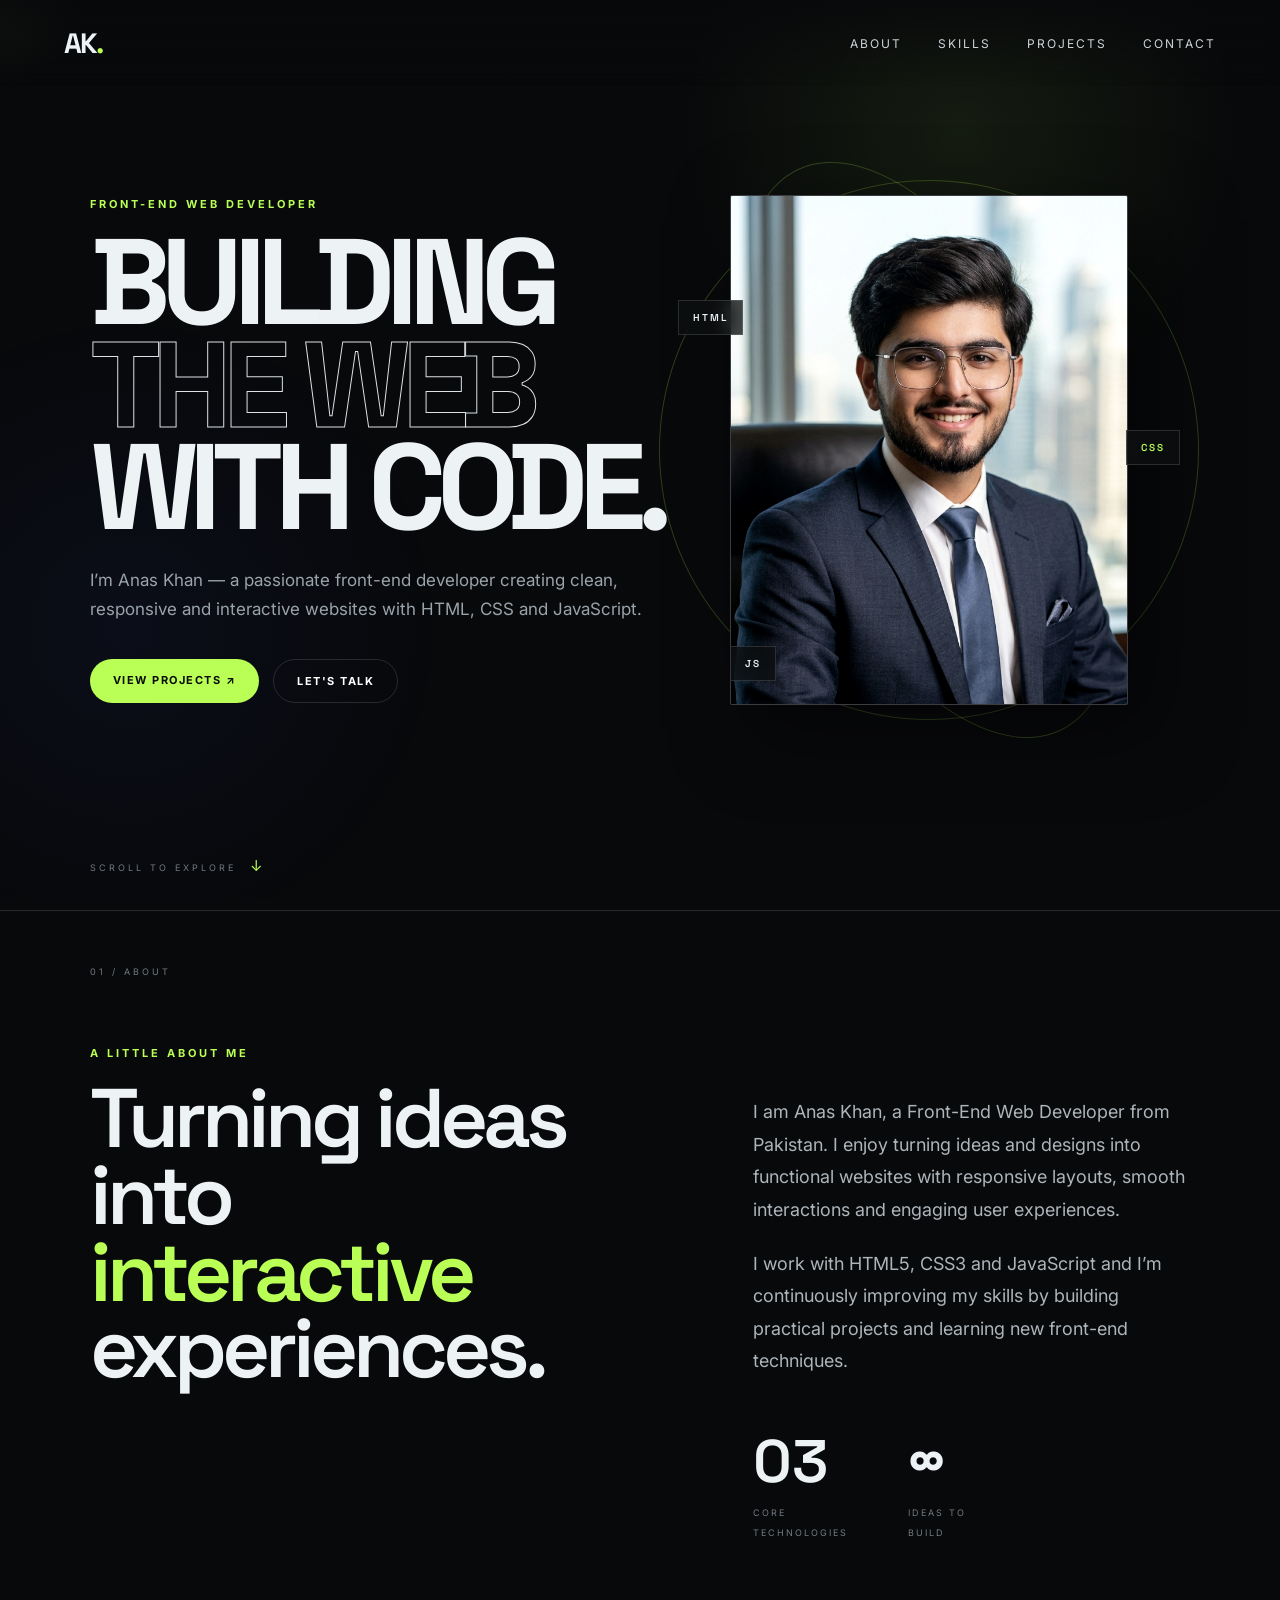
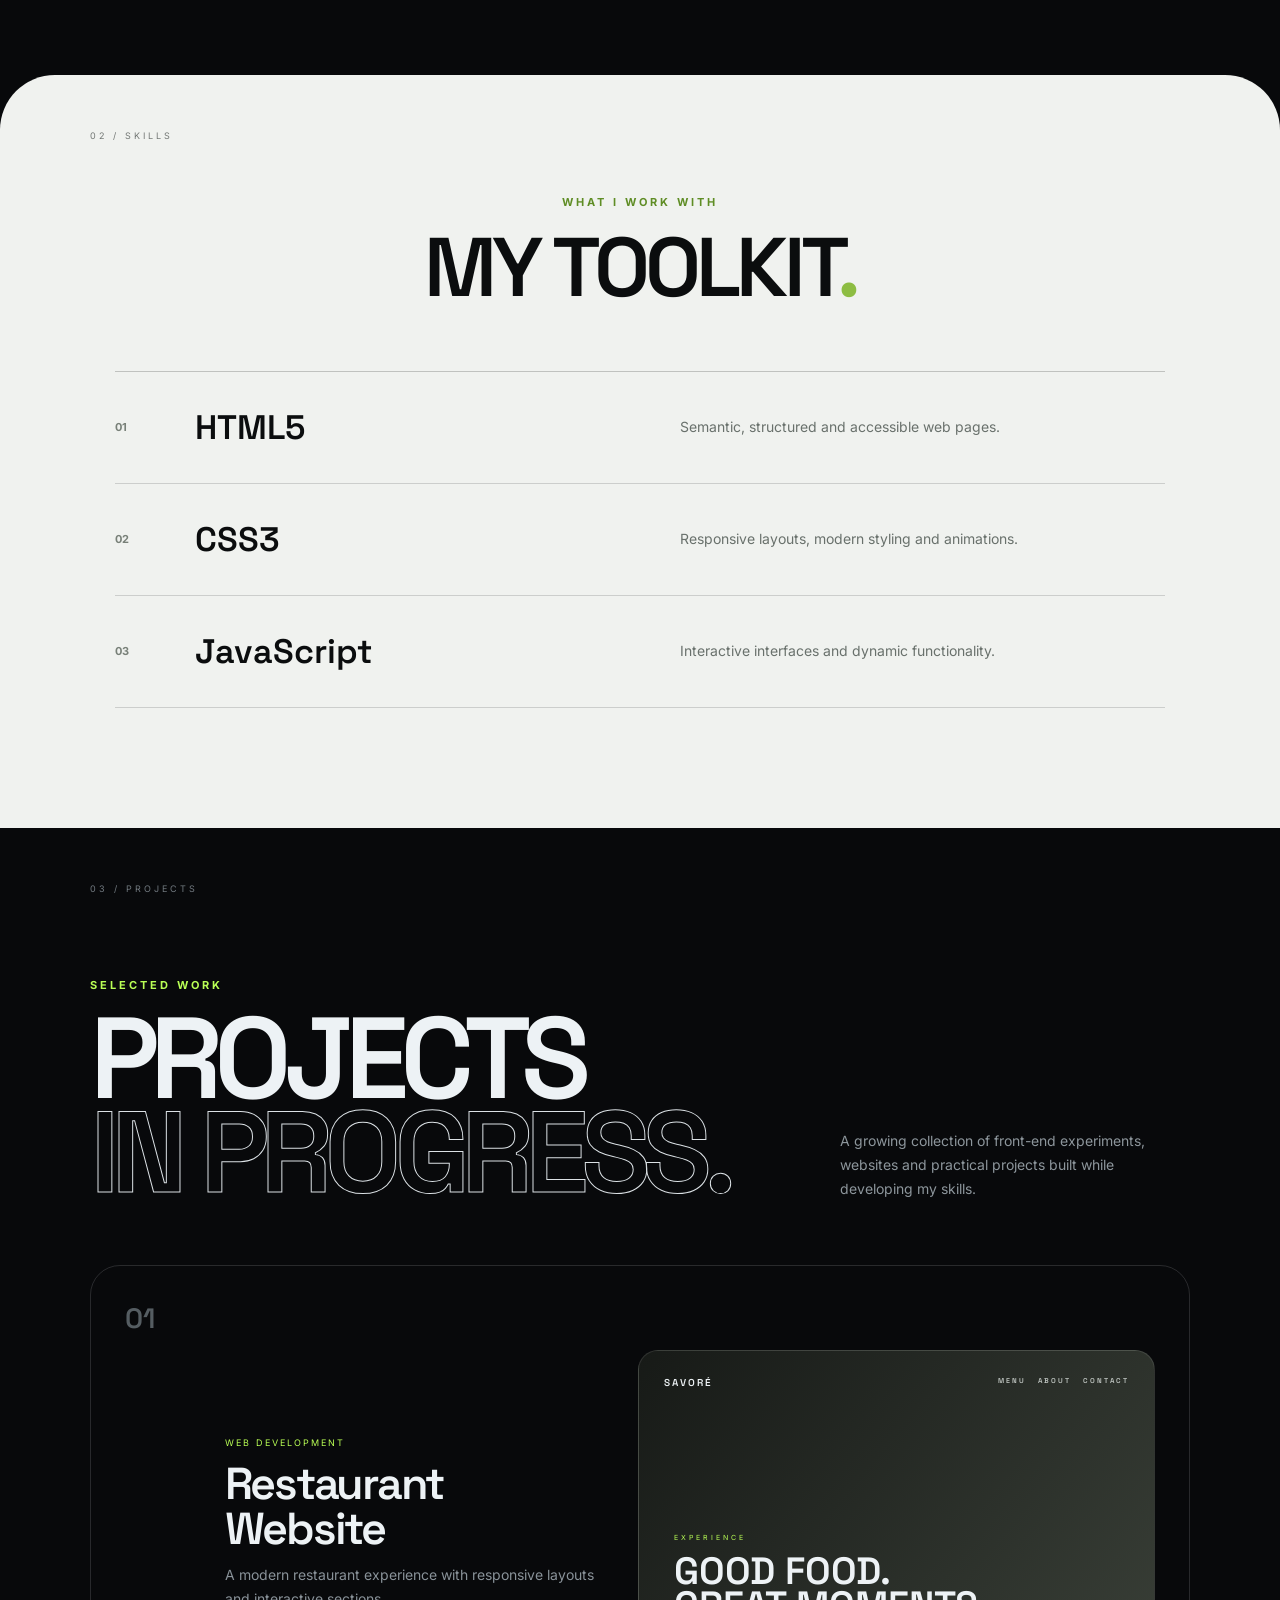
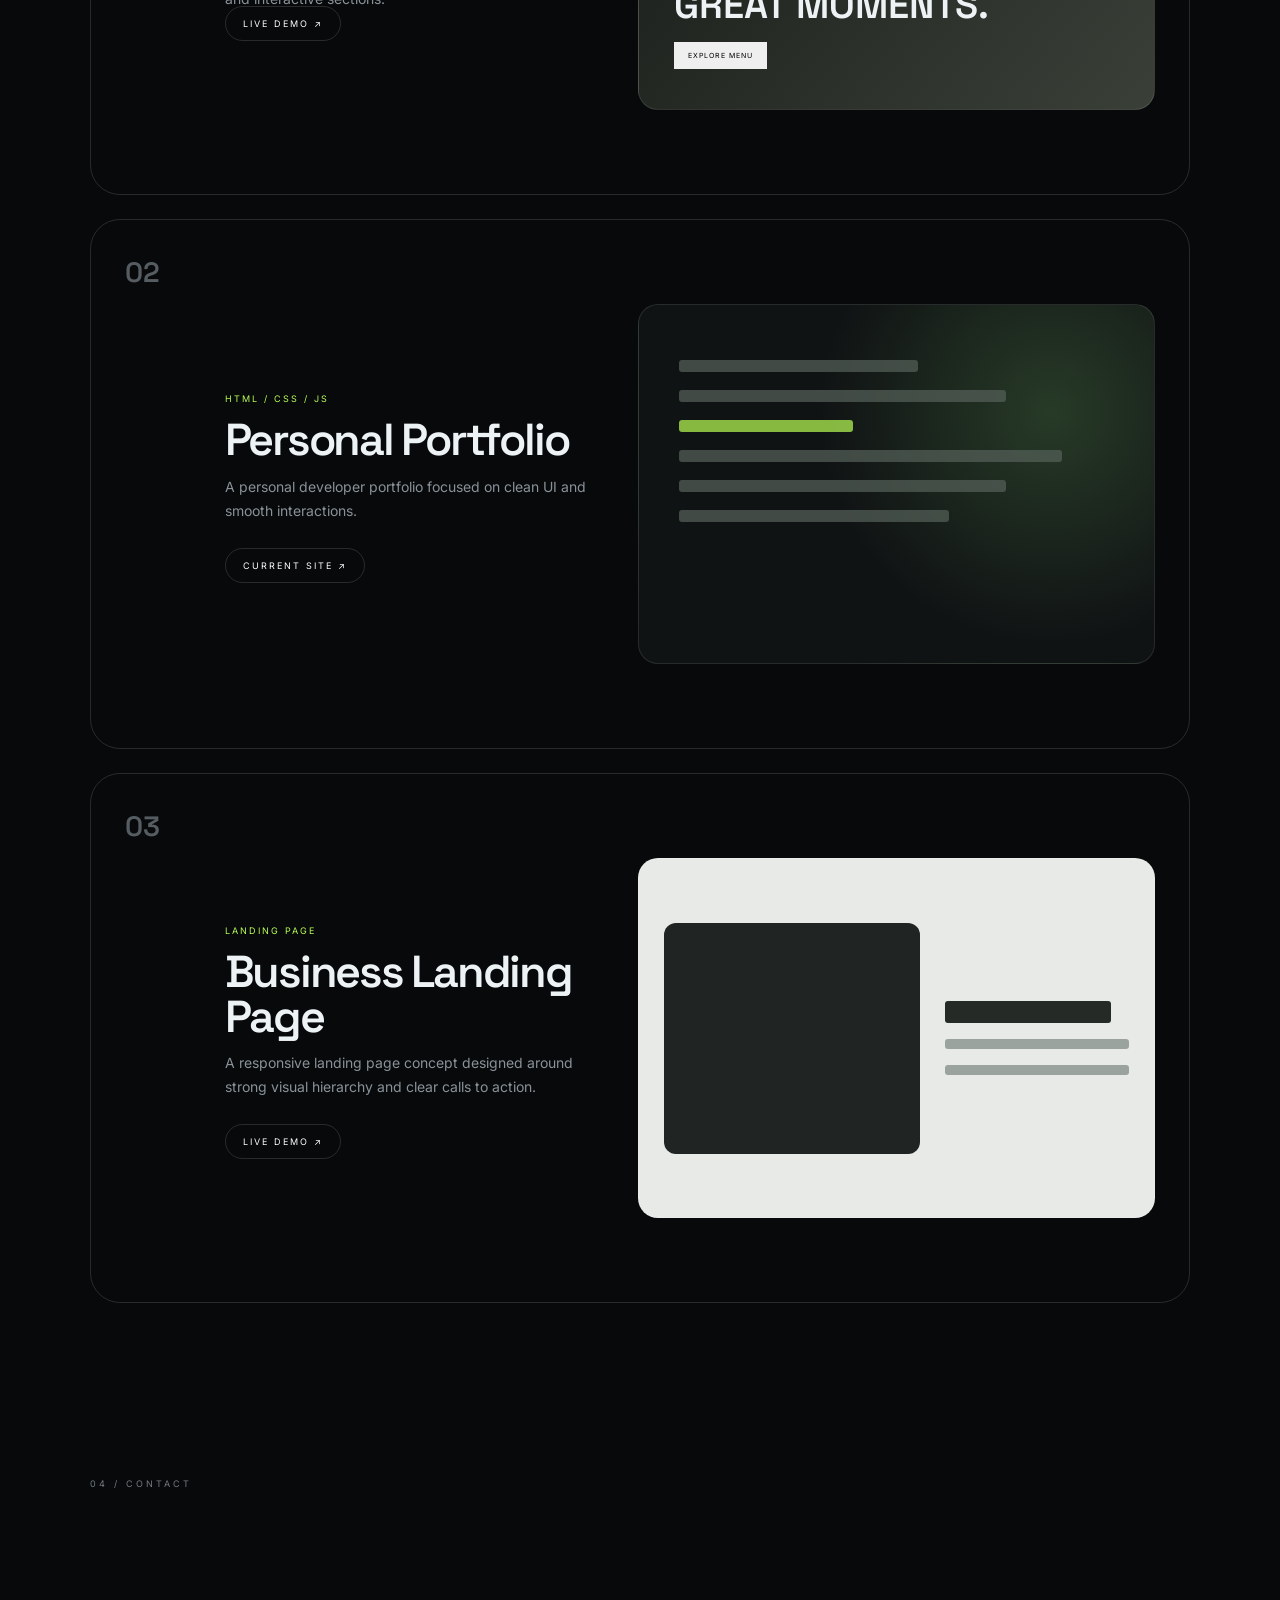
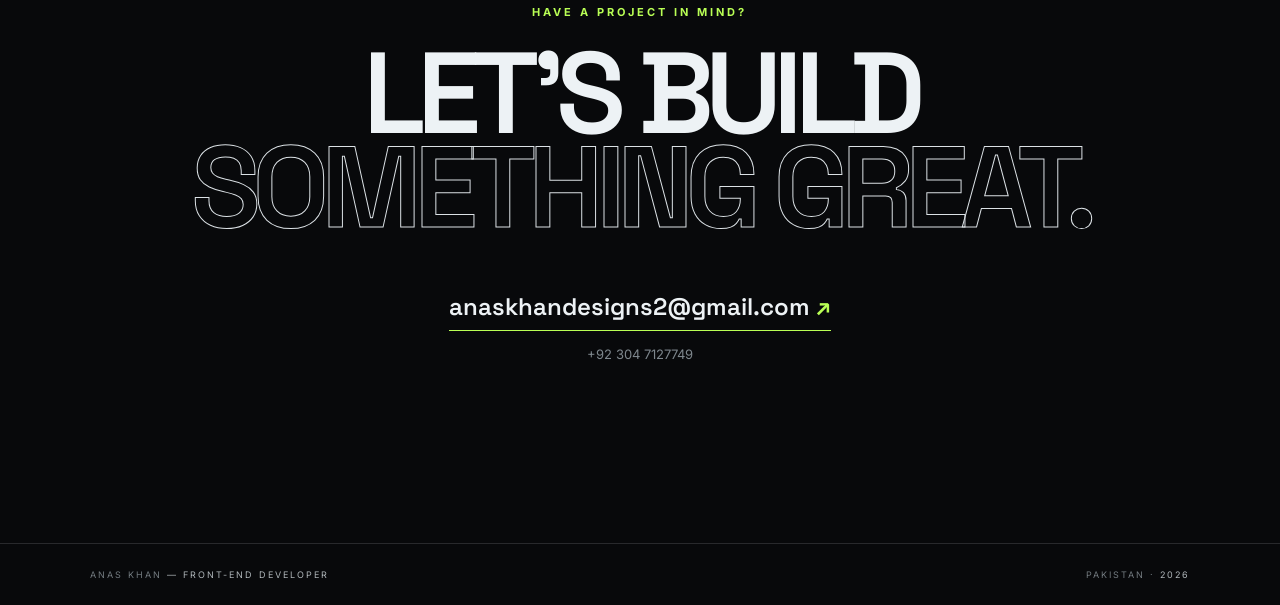
<file: own portfolio/index.html>
<!DOCTYPE html>
<html lang="en">
<head>
  <meta charset="UTF-8">
  <meta name="viewport" content="width=device-width, initial-scale=1.0">
  <meta name="description" content="Anas Khan — Front-End Web Developer portfolio">
  <title>Anas Khan | Front-End Developer</title>
  <link rel="preconnect" href="https://fonts.googleapis.com">
  <link rel="preconnect" href="https://fonts.gstatic.com" crossorigin>
  <link href="https://fonts.googleapis.com/css2?family=Inter:wght@400;500;600;700;800&family=Space+Grotesk:wght@500;600;700&display=swap" rel="stylesheet">
  <link rel="stylesheet" href="./style.css">
</head>
<body>
  <div class="cursor-glow"></div>

  <header class="navbar">
    <a class="logo" href="#home">AK<span>.</span></a>
    <button class="menu-btn" aria-label="Open menu"><span></span><span></span></button>
    <nav>
      <a href="#about">About</a>
      <a href="#skills">Skills</a>
      <a href="#projects">Projects</a>
      <a href="#contact">Contact</a>
    </nav>
  </header>

  <main>
    <section id="home" class="hero section">
      <div class="hero-copy reveal">
        <p class="eyebrow">FRONT-END WEB DEVELOPER</p>
        <h1>BUILDING<br><span>THE WEB</span><br>WITH CODE.</h1>
        <p class="intro">I’m Anas Khan — a passionate front-end developer creating clean, responsive and interactive websites with HTML, CSS and JavaScript.</p>
        <div class="hero-actions">
          <a class="btn primary" href="#projects">View Projects <span>↗</span></a>
          <a class="btn ghost" href="#contact">Let's Talk</a>
        </div>
      </div>

      <div class="hero-visual reveal">
        <div class="orbit orbit-one"></div>
        <div class="orbit orbit-two"></div>
        <div class="photo-frame">
          <img src="crop own image.png" alt="Anas Khan">
        </div>
        <div class="floating-tag tag-one">HTML</div>
        <div class="floating-tag tag-two">CSS</div>
        <div class="floating-tag tag-three">JS</div>
      </div>

      <div class="scroll-note">SCROLL TO EXPLORE <span>↓</span></div>
    </section>

    <section id="about" class="about section">
      <div class="section-label">01 / ABOUT</div>
      <div class="about-grid">
        <div>
          <p class="eyebrow">A LITTLE ABOUT ME</p>
          <h2>Turning ideas into <em>interactive</em> experiences.</h2>
        </div>
        <div class="about-text">
          <p>I am Anas Khan, a Front-End Web Developer from Pakistan. I enjoy turning ideas and designs into functional websites with responsive layouts, smooth interactions and engaging user experiences.</p>
          <p>I work with HTML5, CSS3 and JavaScript and I’m continuously improving my skills by building practical projects and learning new front-end techniques.</p>
          <div class="stats">
            <div><strong>03</strong><span>CORE<br>TECHNOLOGIES</span></div>
            <div><strong>∞</strong><span>IDEAS TO<br>BUILD</span></div>
          </div>
        </div>
      </div>
    </section>

    <section id="skills" class="skills section">
      <div class="section-label dark-label">02 / SKILLS</div>
      <div class="skills-heading">
        <p class="eyebrow">WHAT I WORK WITH</p>
        <h2>MY TOOLKIT<span>.</span></h2>
      </div>
      <div class="skill-list">
        <div class="skill-card"><b>01</b><h3>HTML5</h3><p>Semantic, structured and accessible web pages.</p></div>
        <div class="skill-card"><b>02</b><h3>CSS3</h3><p>Responsive layouts, modern styling and animations.</p></div>
        <div class="skill-card"><b>03</b><h3>JavaScript</h3><p>Interactive interfaces and dynamic functionality.</p></div>
      </div>
    </section>

    <section id="projects" class="projects section">
      <div class="section-label">03 / PROJECTS</div>
      <div class="projects-top">
        <div>
          <p class="eyebrow">SELECTED WORK</p>
          <h2>PROJECTS<br><span>IN PROGRESS.</span></h2>
        </div>
        <p class="projects-note">A growing collection of front-end experiments, websites and practical projects built while developing my skills.</p>
      </div>

      <div class="project-grid">
        <article class="project-card featured">
          <div class="project-number">01</div>
          <div class="project-info"><span>WEB DEVELOPMENT</span><h3>Restaurant Website</h3><p>A modern restaurant experience with responsive layouts and interactive sections.</p><a href="restaurant/index.html" class="demo-btn" target="_main">LIVE DEMO ↗</a></div>
          <div class="mockup restaurant"><div class="mockup-nav">SAVORÉ <span>MENU &nbsp; ABOUT &nbsp; CONTACT</span></div><div class="mockup-content"><small>EXPERIENCE</small><strong>GOOD FOOD.<br>GREAT MOMENTS.</strong><button>EXPLORE MENU</button></div></div>
        </article>

        <article class="project-card">
          <div class="project-number">02</div>
          <div class="project-info"><span>HTML / CSS / JS</span><h3>Personal Portfolio</h3><p>A personal developer portfolio focused on clean UI and smooth interactions.</p><button class="demo-btn" data-message="This is your current portfolio project.">CURRENT SITE ↗</button></div>
          <div class="mockup portfolio"><div class="code-line w1"></div><div class="code-line w2"></div><div class="code-line w3"></div><div class="code-line w4"></div><div class="code-line w2"></div><div class="code-line w5"></div></div>
        </article>

        <article class="project-card">
          <div class="project-number">03</div>
          <div class="project-info"><span>LANDING PAGE</span><h3>Business Landing Page</h3><p>A responsive landing page concept designed around strong visual hierarchy and clear calls to action.</p><button class="demo-btn" data-message="Add your business landing page link here.">LIVE DEMO ↗</button></div>
          <div class="mockup business"><div class="business-block"></div><div class="business-lines"><i></i><i></i><i></i></div></div>
        </article>
      </div>
    </section>

    <section id="contact" class="contact section">
      <div class="section-label">04 / CONTACT</div>
      <div class="contact-inner">
        <p class="eyebrow">HAVE A PROJECT IN MIND?</p>
        <h2>LET'S BUILD<br><span>SOMETHING GREAT.</span></h2>
        <a class="email-link" href="mailto:anaskhandesigns2@gmail.com">anaskhandesigns2@gmail.com <span>↗</span></a>
        <p class="phone">+92 304 7127749</p>
      </div>
    </section>
  </main>

  <footer>
    <div>ANAS KHAN <span>— FRONT-END DEVELOPER</span></div>
    <div>PAKISTAN · <span id="year"></span></div>
  </footer>

  <div class="toast" id="toast"></div>
  <script src="./script.js"></script>
</body>
</html>
</file>
<file: own portfolio/style.css>
*{box-sizing:border-box;margin:0;padding:0}
:root{--bg:#08090b;--text:#edf2f5;--muted:#9aa3aa;--line:rgba(237,242,245,.14);--accent:#b9ff55}
html{scroll-behavior:smooth}
body{font-family:Inter,Arial,sans-serif;background:var(--bg);color:var(--text);overflow-x:hidden}
body:before{content:"";position:fixed;inset:0;pointer-events:none;background:radial-gradient(circle at 75% 15%,rgba(185,255,85,.08),transparent 24%),radial-gradient(circle at 10% 70%,rgba(70,100,255,.06),transparent 24%);z-index:-2}
a{text-decoration:none;color:inherit}
button{font:inherit}
.navbar{position:fixed;z-index:100;top:0;left:0;width:100%;padding:25px 5vw;display:flex;align-items:center;justify-content:space-between;mix-blend-mode:normal;background:linear-gradient(to bottom,rgba(8,9,11,.85),transparent);backdrop-filter:blur(8px)}
.logo{font:700 28px "Space Grotesk";letter-spacing:-2px}.logo span{color:var(--accent)}
.navbar nav{display:flex;gap:36px}.navbar nav a{font-size:12px;letter-spacing:2px;text-transform:uppercase;color:#cdd3d7;transition:.25s}.navbar nav a:hover{color:var(--accent)}
.menu-btn{display:none;background:none;border:0}.menu-btn span{display:block;width:25px;height:2px;background:white;margin:6px}
.section{position:relative;padding:120px 7vw}
.hero{min-height:100vh;display:grid;grid-template-columns:1.05fr .95fr;align-items:center;padding-top:110px}
.eyebrow{font-size:11px;letter-spacing:3px;color:var(--accent);font-weight:700;margin-bottom:20px}
.hero h1{font:700 clamp(4rem,9.5vw,10rem)/.84 "Space Grotesk";letter-spacing:-.075em}
.hero h1 span,.projects h2 span,.contact h2 span{color:transparent;-webkit-text-stroke:1px #dbe1e5}
.intro{max-width:570px;color:var(--muted);font-size:17px;line-height:1.7;margin-top:28px}
.hero-actions{display:flex;gap:14px;margin-top:35px}.btn{padding:14px 23px;border-radius:100px;text-transform:uppercase;letter-spacing:1.5px;font-size:11px;font-weight:700;transition:.3s}.primary{background:var(--accent);color:#0a0c08}.primary:hover{transform:translateY(-3px);box-shadow:0 10px 35px rgba(185,255,85,.18)}.ghost{border:1px solid var(--line);color:white}.ghost:hover{border-color:var(--accent)}
.hero-visual{height:680px;position:relative;display:flex;justify-content:center;align-items:center}
.photo-frame{position:relative;width:min(76%,470px);aspect-ratio:.78;z-index:2;overflow:hidden;border-radius:2px;background:#171a1d;border:1px solid rgba(255,255,255,.15);box-shadow:25px 25px 80px rgba(0,0,0,.5)}
.photo-frame img{width:100%;height:100%;object-fit:cover;object-position:center top;filter:grayscale(15%) contrast(1.05)}
.orbit{position:absolute;border:1px solid rgba(185,255,85,.22);border-radius:50%;width:540px;height:540px;transform:rotate(-25deg)}.orbit-two{width:620px;height:300px;transform:rotate(65deg)}
.floating-tag{position:absolute;z-index:4;border:1px solid var(--line);background:rgba(13,15,17,.75);backdrop-filter:blur(10px);padding:10px 14px;font:600 10px "Space Grotesk";letter-spacing:2px}.tag-one{left:2%;top:28%}.tag-two{right:2%;top:47%;color:var(--accent)}.tag-three{left:12%;bottom:16%}
.scroll-note{position:absolute;bottom:35px;left:7vw;font-size:9px;letter-spacing:3px;color:#727a80}.scroll-note span{color:var(--accent);font-size:15px;margin-left:8px}
.section-label{position:absolute;top:55px;left:7vw;color:#727a80;font-size:9px;letter-spacing:3px}.about{min-height:85vh;border-top:1px solid var(--line);display:flex;align-items:center}.about-grid{width:100%;display:grid;grid-template-columns:1.1fr .9fr;gap:10vw}.about h2,.skills h2{font:600 clamp(3rem,6.5vw,7rem)/.92 "Space Grotesk";letter-spacing:-.06em}.about h2 em{color:var(--accent);font-style:normal}.about-text{padding-top:50px}.about-text p{font-size:18px;line-height:1.8;color:#adb5ba;margin-bottom:22px}.stats{display:flex;gap:60px;margin-top:45px}.stats strong{font:600 60px "Space Grotesk";display:block}.stats span{font-size:9px;letter-spacing:2px;color:#737b80;line-height:1.5}
.skills{background:#f0f2ef;color:#0b0d0e;border-radius:55px 55px 0 0}.dark-label{color:#737875}.skills-heading{text-align:center;margin-bottom:65px}.skills-heading .eyebrow{color:#5f8d25}.skills h2 span{color:#8dbd42}.skill-list{max-width:1050px;margin:auto;border-top:1px solid rgba(0,0,0,.2)}.skill-card{display:grid;grid-template-columns:80px 1fr 1fr;align-items:center;padding:34px 0;border-bottom:1px solid rgba(0,0,0,.15);transition:.3s}.skill-card:hover{padding-left:15px;background:rgba(185,255,85,.12)}.skill-card b{font-size:11px;color:#788078}.skill-card h3{font:600 34px "Space Grotesk"}.skill-card p{color:#69716c;font-size:14px;line-height:1.6}
.projects{background:#08090b;padding-top:150px}.projects-top{display:flex;justify-content:space-between;align-items:end;gap:60px;margin-bottom:65px}.projects h2,.contact h2{font:600 clamp(4rem,9vw,9rem)/.82 "Space Grotesk";letter-spacing:-.075em}.projects-note{max-width:350px;color:#8d969c;line-height:1.7;font-size:14px}.project-grid{display:grid;gap:24px}.project-card{min-height:530px;border:1px solid var(--line);border-radius:30px;padding:34px;display:grid;grid-template-columns:70px 1fr 1.35fr;gap:30px;align-items:center;overflow:hidden;transition:.4s}.project-card:hover{border-color:rgba(185,255,85,.5);transform:translateY(-5px)}.project-number{font:600 28px "Space Grotesk";color:#555d62;align-self:start}.project-info span{font-size:9px;letter-spacing:2px;color:var(--accent)}.project-info h3{font:600 clamp(2rem,3.5vw,4rem)/1 "Space Grotesk";letter-spacing:-.05em;margin:12px 0}.project-info p{color:#899299;line-height:1.7;font-size:14px;max-width:400px}.demo-btn{margin-top:25px;border:1px solid var(--line);background:transparent;color:white;border-radius:100px;padding:11px 17px;font-size:9px;letter-spacing:2px;cursor:pointer;transition:.3s}.demo-btn:hover{border-color:var(--accent);color:var(--accent)}
.mockup{height:360px;border-radius:20px;background:#111416;border:1px solid rgba(255,255,255,.1);padding:25px;overflow:hidden;position:relative}.restaurant{background:linear-gradient(130deg,#171a17,#3a4038)}.mockup-nav{font:600 10px "Space Grotesk";letter-spacing:2px}.mockup-nav span{float:right;font-size:7px;color:#c2c8c4}.mockup-content{position:absolute;left:35px;bottom:40px}.mockup-content small{font-size:7px;letter-spacing:3px;color:var(--accent)}.mockup-content strong{display:block;font:600 38px/.9 "Space Grotesk";margin:10px 0 20px}.mockup-content button{border:0;padding:9px 14px;font-size:7px;letter-spacing:1px}.portfolio{background:radial-gradient(circle at 80% 30%,#273a27,#101314 48%);padding:55px 40px}.code-line{height:12px;background:#56615b;border-radius:3px;margin-bottom:18px;opacity:.7}.w1{width:55%}.w2{width:75%}.w3{width:40%;background:var(--accent)}.w4{width:88%}.w5{width:62%}.business{display:flex;gap:25px;align-items:center;background:#e7eae6}.business-block{width:55%;height:75%;background:#202422;border-radius:12px}.business-lines{flex:1}.business-lines i{display:block;height:10px;background:#9ba39e;margin:16px 0;border-radius:3px}.business-lines i:first-child{width:90%;height:22px;background:#252a27}.contact{min-height:80vh;display:flex;align-items:center;justify-content:center;text-align:center}.contact-inner .eyebrow{margin-bottom:28px}.contact h2{font-size:clamp(3.5rem,9vw,9rem)}.email-link{display:inline-block;font:600 clamp(1rem,2vw,1.5rem) "Space Grotesk";margin-top:55px;border-bottom:1px solid var(--accent);padding-bottom:8px}.email-link span{color:var(--accent)}.phone{color:#7e878d;margin-top:15px;font-size:13px}
footer{border-top:1px solid var(--line);padding:25px 7vw;display:flex;justify-content:space-between;font-size:9px;letter-spacing:2px;color:#737b80}footer span{color:#afb6ba}
.toast{position:fixed;bottom:25px;left:50%;transform:translate(-50%,20px);background:#f0f2ef;color:#08090b;padding:13px 20px;border-radius:100px;font-size:12px;opacity:0;pointer-events:none;transition:.3s;z-index:200}.toast.show{opacity:1;transform:translate(-50%,0)}
.reveal{opacity:0;transform:translateY(25px);transition:1s cubic-bezier(.2,.7,.2,1)}.reveal.visible{opacity:1;transform:none}
@media(max-width:900px){.hero{grid-template-columns:1fr;padding-top:140px}.hero-visual{height:430px;order:-1}.hero-copy{text-align:center}.intro{margin-left:auto;margin-right:auto}.hero-actions{justify-content:center}.photo-frame{height:360px;width:280px}.orbit{width:380px;height:380px}.floating-tag{display:none}.about-grid{grid-template-columns:1fr;gap:30px}.about-text{padding-top:0}.project-card{grid-template-columns:45px 1fr}.mockup{grid-column:1/-1}.projects-top{display:block}.projects-note{margin-top:25px}.skill-card{grid-template-columns:55px 1fr}.skill-card p{grid-column:2;margin-top:8px}.navbar nav{gap:20px}}
@media(max-width:650px){.navbar{padding:20px 6vw}.navbar nav{position:absolute;top:70px;right:5vw;display:none;flex-direction:column;background:#111416;border:1px solid var(--line);padding:22px 30px;border-radius:15px}.navbar nav.open{display:flex}.menu-btn{display:block}.section{padding:100px 6vw}.section-label{left:6vw}.hero{padding-top:100px}.hero h1{font-size:clamp(3.6rem,15vw,6rem)}.hero-visual{height:390px}.photo-frame{height:330px;width:250px}.scroll-note{left:6vw}.skills{border-radius:35px 35px 0 0}.skill-card h3{font-size:27px}.project-card{padding:23px;display:block}.project-number{margin-bottom:25px}.mockup{margin-top:30px;height:270px}.mockup-content strong{font-size:28px}.contact h2{font-size:clamp(3.2rem,14vw,6rem)}footer{padding:20px 6vw;gap:15px;flex-direction:column}}

.cursor-glow{position:fixed;z-index:-1;width:180px;height:180px;transform:translate(-50%,-50%);border-radius:50%;pointer-events:none;background:radial-gradient(circle,rgba(185,255,85,.08),transparent 65%)}
</file>
